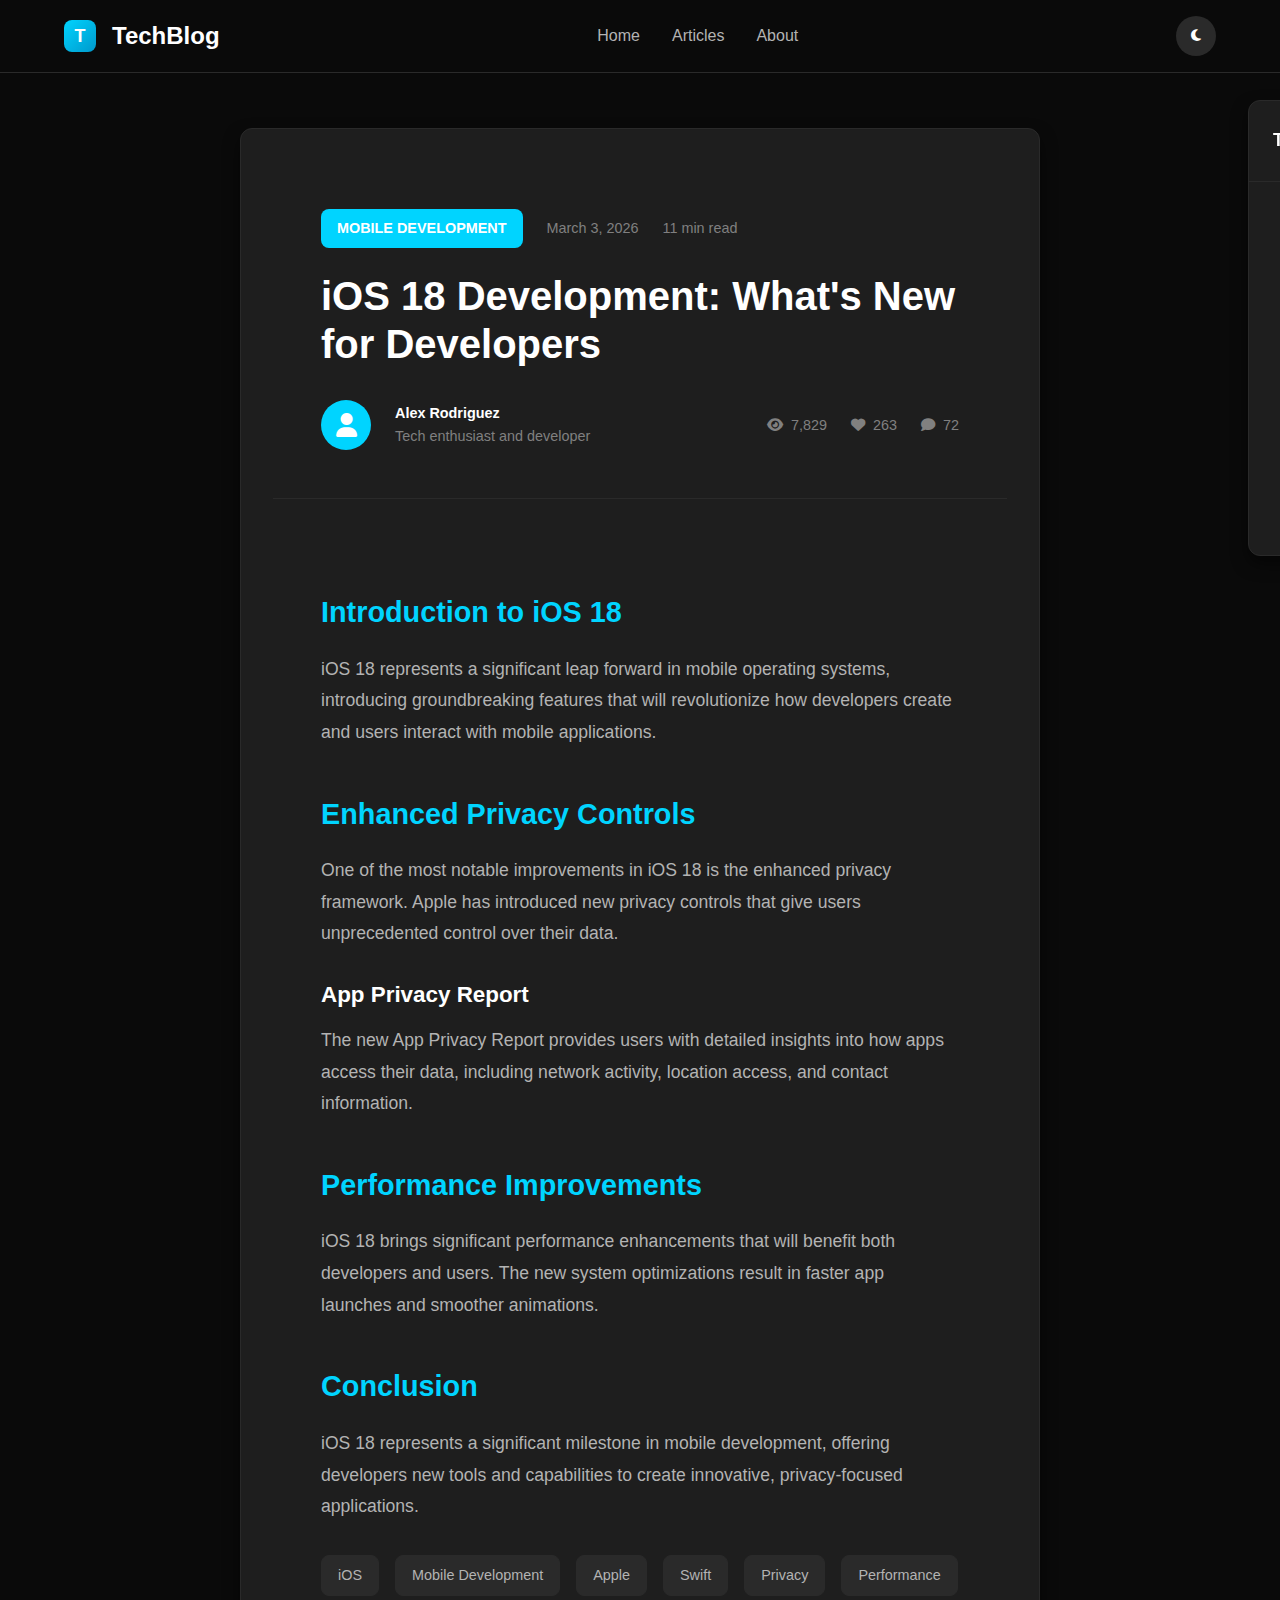
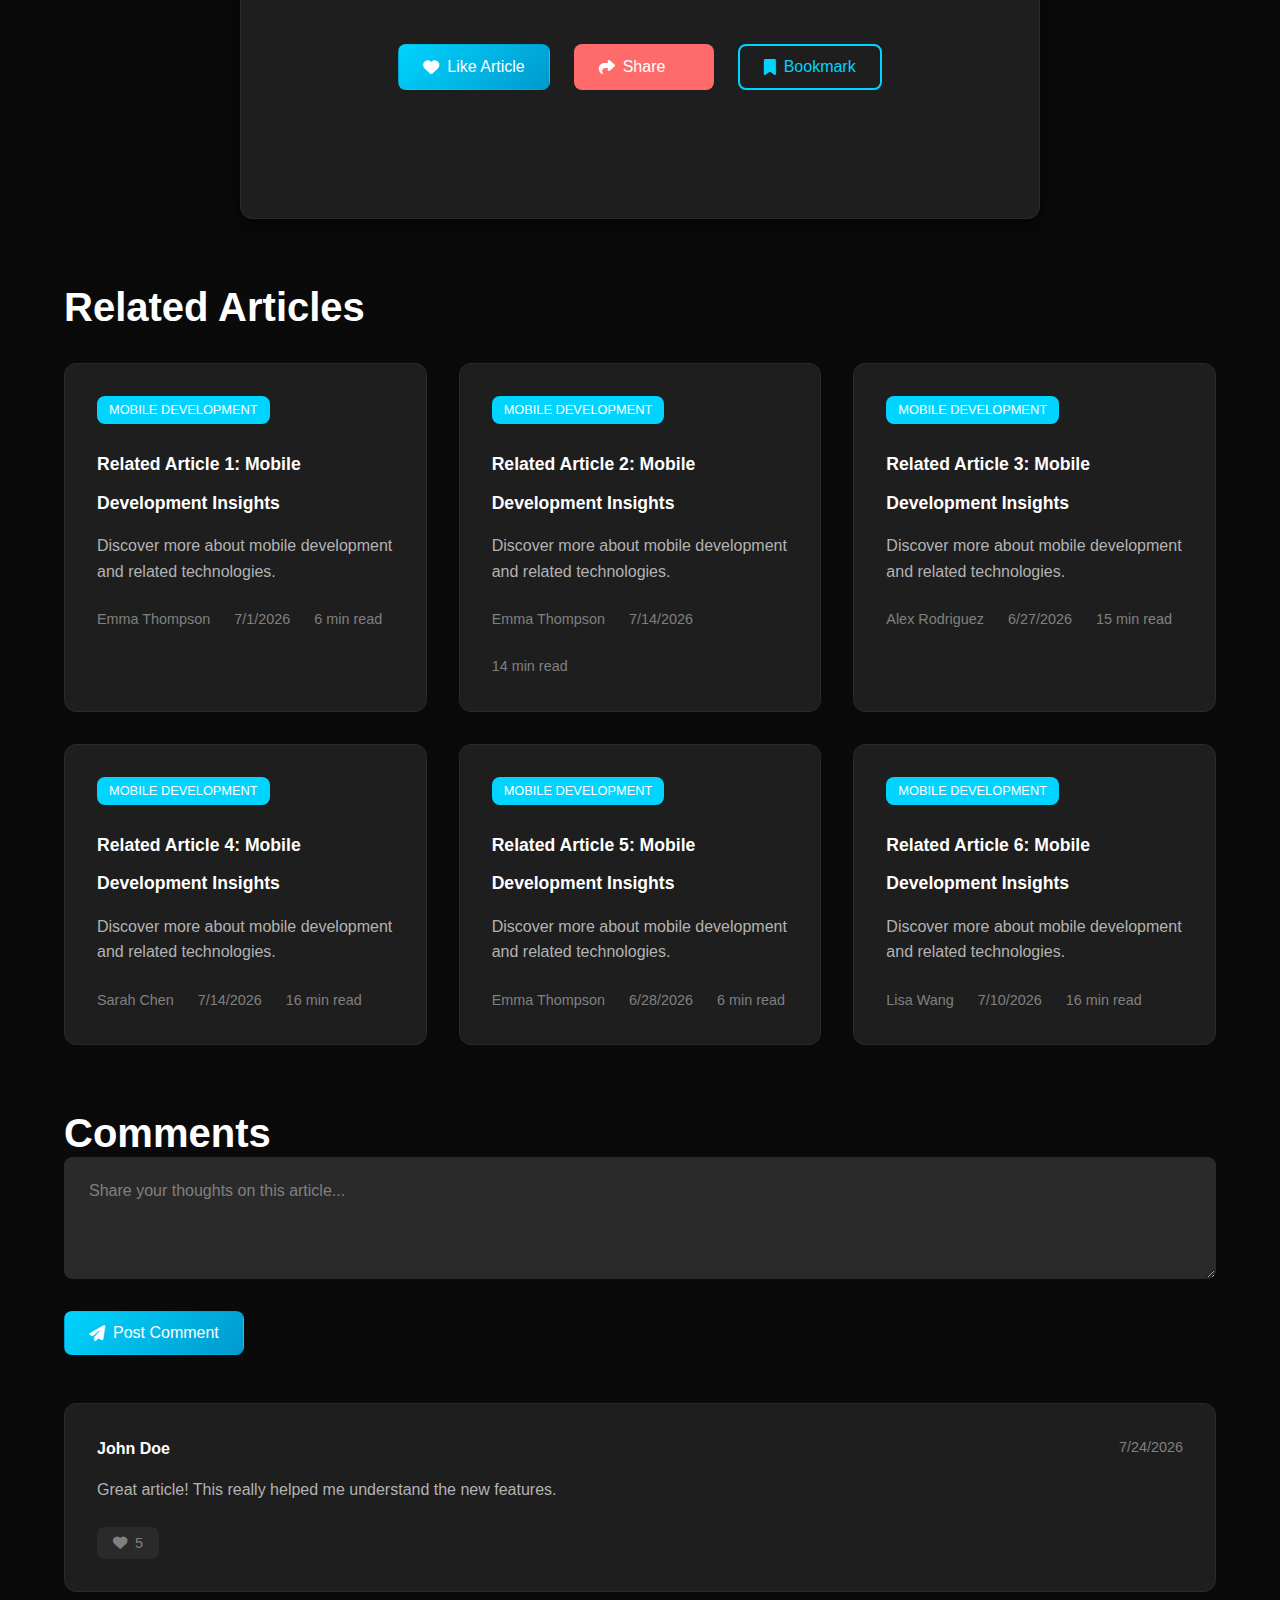
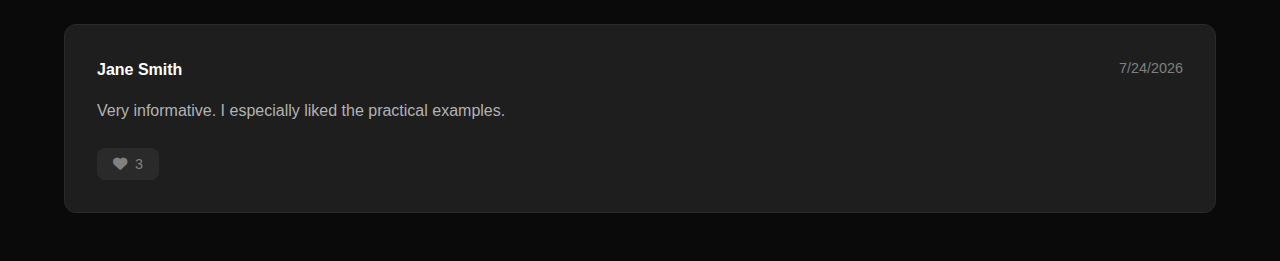
<file: article-page.html>
<!DOCTYPE html>
<html lang="en">
<head>
    <meta charset="UTF-8">
    <meta name="viewport" content="width=device-width, initial-scale=1.0">
    <title>TechBlog - Article Reader</title>
    <meta name="description" content="TechBlog – Your ultimate destination for tech articles">
    <link rel="stylesheet" href="style.css">
    <link rel="stylesheet" href="article-styles.css">
    <link href="https://cdnjs.cloudflare.com/ajax/libs/font-awesome/6.4.0/css/all.min.css" rel="stylesheet">
    <link href="https://fonts.googleapis.com/css2?family=Inter:wght@300;400;500;600;700;800&display=swap">
    <link rel="icon" type="image/svg+xml" href="favicon.svg">
</head>
<body>
    <!-- Header -->
    <header class="header">
        <nav class="navbar">
            <div class="nav-container">
                <div class="nav-logo">
                    <a href="index.html">
                        <img src="logo-icon.svg" alt="TechBlog Logo" class="logo-icon">
                        <span>TechBlog</span>
                    </a>
                </div>
                
                <ul class="nav-menu">
                    <li><a href="index.html" class="nav-link">Home</a></li>
                    <li><a href="index.html#articles" class="nav-link">Articles</a></li>
                    <li><a href="index.html#about" class="nav-link">About</a></li>
                </ul>
                
                <div class="nav-actions">
                    <button class="theme-toggle" id="themeToggle" aria-label="Toggle Theme">
                        <i class="fas fa-moon"></i>
                    </button>
                    <button class="menu-toggle" id="menuToggle" aria-label="Toggle Menu">
                        <i class="fas fa-bars"></i>
                    </button>
                </div>
            </div>
        </nav>
    </header>

    <!-- Article Content -->
    <main class="article-main">
        <div class="container">
            <!-- Article Header -->
            <article class="article-content" id="articleContent">
                <div class="article-header">
                    <div class="article-meta">
                        <span class="article-category" id="articleCategory">Technology</span>
                        <span class="article-date" id="articleDate">January 1, 2025</span>
                        <span class="article-read-time" id="articleReadTime">5 min read</span>
                    </div>
                    <h1 class="article-title" id="articleTitle">Loading Article...</h1>
                    <div class="article-author">
                        <div class="author-info">
                            <div class="author-avatar">
                                <i class="fas fa-user"></i>
                            </div>
                            <div class="author-details">
                                <span class="author-name" id="articleAuthor">Author Name</span>
                                <span class="author-bio">Tech enthusiast and developer</span>
                            </div>
                        </div>
                        <div class="article-stats">
                            <span class="stat-item">
                                <i class="fas fa-eye"></i>
                                <span id="articleViews">0</span>
                            </span>
                            <span class="stat-item">
                                <i class="fas fa-heart"></i>
                                <span id="articleLikes">0</span>
                            </span>
                            <span class="stat-item">
                                <i class="fas fa-comment"></i>
                                <span id="articleComments">0</span>
                            </span>
                        </div>
                    </div>
                </div>

                <!-- Article Body -->
                <div class="article-body">
                    <div class="article-content-text" id="articleContentText">
                        <div class="loading-placeholder">
                            <div class="placeholder-line"></div>
                            <div class="placeholder-line"></div>
                            <div class="placeholder-line"></div>
                            <div class="placeholder-line"></div>
                            <div class="placeholder-line"></div>
                        </div>
                    </div>

                    <!-- Article Tags -->
                    <div class="article-tags" id="articleTags">
                        <!-- Tags will be populated here -->
                    </div>

                    <!-- Article Actions -->
                    <div class="article-actions">
                        <button class="btn btn-primary" id="likeBtn">
                            <i class="fas fa-heart"></i>
                            <span>Like Article</span>
                        </button>
                        <button class="btn btn-secondary" id="shareBtn">
                            <i class="fas fa-share"></i>
                            <span>Share</span>
                        </button>
                        <button class="btn btn-outline" id="bookmarkBtn">
                            <i class="fas fa-bookmark"></i>
                            <span>Bookmark</span>
                        </button>
                    </div>
                </div>
            </article>

            <!-- Related Articles -->
            <section class="related-articles">
                <h2 class="section-title">Related Articles</h2>
                <div class="related-grid" id="relatedArticles">
                    <!-- Related articles will be populated here -->
                </div>
            </section>

            <!-- Comments Section -->
            <section class="comments-section">
                <h2 class="section-title">Comments</h2>
                <div class="comment-form">
                    <textarea id="commentInput" placeholder="Share your thoughts on this article..." rows="4"></textarea>
                    <button class="btn btn-primary" id="submitComment">
                        <i class="fas fa-paper-plane"></i>
                        <span>Post Comment</span>
                    </button>
                </div>
                <div class="comments-list" id="commentsList">
                    <!-- Comments will be populated here -->
                </div>
            </section>
        </div>
    </main>

    <!-- Table of Contents Sidebar -->
    <aside class="toc-sidebar" id="tocSidebar">
        <div class="toc-header">
            <h3>Table of Contents</h3>
            <button class="toc-close" id="tocClose">
                <i class="fas fa-times"></i>
            </button>
        </div>
        <nav class="toc-nav" id="tocNav">
            <!-- Table of contents will be generated here -->
        </nav>
    </aside>

    <!-- Progress Bar -->
    <div class="reading-progress" id="readingProgress"></div>

    <!-- Back to Top Button -->
    <button class="back-to-top" id="backToTop" aria-label="Back to Top">
        <i class="fas fa-arrow-up"></i>
    </button>

    <!-- Loading Overlay -->
    <div class="loading-overlay active" id="loadingOverlay">
        <div class="loading-content">
            <div class="loading-spinner"></div>
            <p class="loading-text">Loading article...</p>
        </div>
    </div>

    <script src="articles-data.js"></script>
    <script src="article_page.js"></script>
</body>
</html>
</file>
<file: article-styles.css>
/* Article Page Specific Styles */
.article-main {
    margin-top: 80px;
    padding: var(--spacing-xl) 0;
    min-height: calc(100vh - 80px);
}

.article-content {
    max-width: 800px;
    margin: 0 auto;
    background: var(--bg-card);
    border-radius: var(--radius-lg);
    overflow: hidden;
    box-shadow: var(--shadow-lg);
    border: 1px solid var(--bg-tertiary);
}

.article-header {
    padding: var(--spacing-xl);
    border-bottom: 1px solid var(--bg-tertiary);
}

.article-meta {
    display: flex;
    gap: var(--spacing-md);
    margin-bottom: var(--spacing-md);
    flex-wrap: wrap;
    align-items: center;
}

.article-category {
    background: var(--accent-primary);
    color: white;
    padding: 0.5rem 1rem;
    border-radius: var(--radius-md);
    font-size: 0.9rem;
    font-weight: 600;
    text-transform: uppercase;
}

.article-date,
.article-read-time {
    color: var(--text-muted);
    font-size: 0.9rem;
    display: flex;
    align-items: center;
    gap: 0.25rem;
}

.article-title {
    font-size: 2.5rem;
    font-weight: 800;
    margin-bottom: var(--spacing-lg);
    color: var(--text-primary);
    line-height: 1.2;
}

.article-author {
    display: flex;
    align-items: center;
    justify-content: space-between;
    flex-wrap: wrap;
    gap: var(--spacing-md);
}

.author-info {
    display: flex;
    align-items: center;
    gap: var(--spacing-md);
}

.author-avatar {
    width: 50px;
    height: 50px;
    background: var(--accent-primary);
    border-radius: 50%;
    display: flex;
    align-items: center;
    justify-content: center;
    color: white;
    font-size: 1.5rem;
}

.author-details {
    display: flex;
    flex-direction: column;
}

.author-name {
    font-weight: 600;
    color: var(--text-primary);
}

.author-bio {
    color: var(--text-muted);
    font-size: 0.9rem;
}

.article-stats {
    display: flex;
    gap: var(--spacing-md);
    color: var(--text-muted);
    font-size: 0.9rem;
}

.stat-item {
    display: flex;
    align-items: center;
    gap: 0.5rem;
}

.article-body {
    padding: var(--spacing-xl);
}

.article-content-text {
    line-height: 1.8;
    color: var(--text-secondary);
    font-size: 1.1rem;
}

.article-content-text h2 {
    color: var(--accent-primary);
    margin: var(--spacing-xl) 0 var(--spacing-md);
    font-size: 1.8rem;
}

.article-content-text h3 {
    color: var(--text-primary);
    margin: var(--spacing-lg) 0 var(--spacing-sm);
    font-size: 1.4rem;
}

.article-content-text p {
    margin-bottom: var(--spacing-md);
}

.article-tags {
    display: flex;
    gap: var(--spacing-sm);
    margin: var(--spacing-lg) 0;
    flex-wrap: wrap;
}

.tag {
    background: var(--bg-tertiary);
    color: var(--text-secondary);
    padding: 0.5rem 1rem;
    border-radius: var(--radius-md);
    font-size: 0.9rem;
    border: 1px solid var(--bg-tertiary);
    transition: all var(--transition-normal);
}

.tag:hover {
    background: var(--accent-primary);
    color: white;
    border-color: var(--accent-primary);
}

.article-actions {
    display: flex;
    gap: var(--spacing-md);
    margin: var(--spacing-xl) 0;
    flex-wrap: wrap;
    justify-content: center;
}

.article-actions .btn {
    min-width: 140px;
}

.btn.liked {
    background: var(--accent-secondary);
    color: white;
}

.btn.bookmarked {
    background: var(--accent-success);
    color: white;
}

/* Related Articles */
.related-articles {
    margin-top: var(--spacing-2xl);
}

.related-grid {
    display: grid;
    grid-template-columns: repeat(auto-fit, minmax(300px, 1fr));
    gap: var(--spacing-lg);
    margin-top: var(--spacing-lg);
}

.related-article-card {
    background: var(--bg-card);
    border-radius: var(--radius-lg);
    padding: var(--spacing-lg);
    border: 1px solid var(--bg-tertiary);
    transition: all var(--transition-normal);
}

.related-article-card:hover {
    transform: translateY(-4px);
    box-shadow: var(--shadow-lg);
    border-color: var(--accent-primary);
}

.related-article-category {
    background: var(--accent-primary);
    color: white;
    padding: 0.25rem 0.75rem;
    border-radius: var(--radius-md);
    font-size: 0.8rem;
    font-weight: 500;
    text-transform: uppercase;
    display: inline-block;
    margin-bottom: var(--spacing-sm);
}

.related-article-title {
    margin-bottom: var(--spacing-sm);
}

.related-article-title a {
    color: var(--text-primary);
    text-decoration: none;
    font-size: 1.1rem;
    font-weight: 600;
    line-height: 1.4;
}

.related-article-title a:hover {
    color: var(--accent-primary);
}

.related-article-excerpt {
    color: var(--text-secondary);
    margin-bottom: var(--spacing-md);
    line-height: 1.6;
}

.related-article-meta {
    display: flex;
    gap: var(--spacing-md);
    color: var(--text-muted);
    font-size: 0.9rem;
    flex-wrap: wrap;
}

/* Comments Section */
.comments-section {
    margin-top: var(--spacing-2xl);
}

.comment-form {
    margin-bottom: var(--spacing-xl);
}

.comment-form textarea {
    width: 100%;
    padding: var(--spacing-md);
    background: var(--bg-tertiary);
    border: 1px solid var(--bg-tertiary);
    border-radius: var(--radius-md);
    color: var(--text-primary);
    font-size: 1rem;
    font-family: inherit;
    resize: vertical;
    min-height: 100px;
    margin-bottom: var(--spacing-md);
}

.comment-form textarea:focus {
    outline: none;
    border-color: var(--accent-primary);
    box-shadow: 0 0 0 2px rgba(0, 212, 255, 0.2);
}

.comment-form textarea::placeholder {
    color: var(--text-muted);
}

.comments-list {
    display: flex;
    flex-direction: column;
    gap: var(--spacing-lg);
}

.comment-item {
    background: var(--bg-card);
    border-radius: var(--radius-lg);
    padding: var(--spacing-lg);
    border: 1px solid var(--bg-tertiary);
}

.comment-header {
    display: flex;
    justify-content: space-between;
    margin-bottom: var(--spacing-sm);
    flex-wrap: wrap;
    gap: var(--spacing-sm);
}

.comment-author {
    font-weight: 600;
    color: var(--text-primary);
}

.comment-date {
    color: var(--text-muted);
    font-size: 0.9rem;
}

.comment-content {
    color: var(--text-secondary);
    line-height: 1.6;
    margin-bottom: var(--spacing-md);
}

.comment-actions {
    display: flex;
    gap: var(--spacing-sm);
}

.comment-like {
    background: var(--bg-tertiary);
    border: none;
    color: var(--text-muted);
    padding: 0.5rem 1rem;
    border-radius: var(--radius-md);
    cursor: pointer;
    transition: all var(--transition-normal);
    display: flex;
    align-items: center;
    gap: 0.5rem;
    font-size: 0.9rem;
}

.comment-like:hover {
    background: var(--accent-secondary);
    color: white;
}

/* Table of Contents */
.toc-sidebar {
    position: fixed;
    top: 100px;
    right: var(--spacing-lg);
    width: 300px;
    background: var(--bg-card);
    border-radius: var(--radius-lg);
    border: 1px solid var(--bg-tertiary);
    box-shadow: var(--shadow-lg);
    z-index: 100;
    transform: translateX(100%);
    transition: transform var(--transition-normal);
    max-height: calc(100vh - 120px);
    overflow-y: auto;
}

.toc-sidebar.active {
    transform: translateX(0);
}

.toc-header {
    display: flex;
    align-items: center;
    justify-content: space-between;
    padding: var(--spacing-md);
    border-bottom: 1px solid var(--bg-tertiary);
}

.toc-header h3 {
    margin: 0;
    color: var(--text-primary);
    font-size: 1.1rem;
}

.toc-close {
    background: var(--bg-tertiary);
    border: none;
    color: var(--text-primary);
    width: 32px;
    height: 32px;
    border-radius: 50%;
    cursor: pointer;
    transition: all var(--transition-normal);
}

.toc-close:hover {
    background: var(--accent-secondary);
    color: white;
}

.toc-nav {
    padding: var(--spacing-md);
}

.toc-item {
    display: block;
    padding: var(--spacing-sm);
    color: var(--text-secondary);
    text-decoration: none;
    border-radius: var(--radius-md);
    transition: all var(--transition-normal);
    margin-bottom: var(--spacing-xs);
}

.toc-item:hover {
    background: var(--bg-tertiary);
    color: var(--text-primary);
}

.toc-item.active {
    background: var(--accent-primary);
    color: white;
}

.toc-h3 {
    padding-left: var(--spacing-md);
    font-size: 0.9rem;
}

/* Reading Progress */
.reading-progress {
    position: fixed;
    top: 80px;
    left: 0;
    width: 0%;
    height: 3px;
    background: var(--gradient-primary);
    z-index: 999;
    transition: width 0.1s ease;
}

/* Loading Placeholder */
.loading-placeholder {
    display: flex;
    flex-direction: column;
    gap: var(--spacing-md);
}

.placeholder-line {
    height: 20px;
    background: var(--bg-tertiary);
    border-radius: var(--radius-md);
    animation: pulse 1.5s ease-in-out infinite;
}

.placeholder-line:nth-child(1) { width: 100%; }
.placeholder-line:nth-child(2) { width: 90%; }
.placeholder-line:nth-child(3) { width: 95%; }
.placeholder-line:nth-child(4) { width: 85%; }
.placeholder-line:nth-child(5) { width: 70%; }

@keyframes pulse {
    0%, 100% { opacity: 0.6; }
    50% { opacity: 0.3; }
}

/* Notifications */
.notification {
    position: fixed;
    bottom: var(--spacing-lg);
    left: 50%;
    transform: translateX(-50%) translateY(100px);
    background: var(--bg-card);
    color: var(--text-primary);
    padding: var(--spacing-md) var(--spacing-lg);
    border-radius: var(--radius-md);
    box-shadow: var(--shadow-md);
    opacity: 0;
    visibility: hidden;
    transition: all 0.3s ease-out;
    z-index: 4000;
    border: 1px solid var(--bg-tertiary);
}

.notification.show {
    opacity: 1;
    visibility: visible;
    transform: translateX(-50%) translateY(0);
}

.notification-success {
    background: var(--accent-success);
    color: white;
    border-color: var(--accent-success);
}

.notification-error {
    background: var(--accent-secondary);
    color: white;
    border-color: var(--accent-secondary);
}

/* Responsive Design for Article Page */
@media (max-width: 1024px) {
    .toc-sidebar {
        display: none;
    }
    
    .article-title {
        font-size: 2rem;
    }
}

@media (max-width: 768px) {
    .article-header {
        padding: var(--spacing-lg);
    }
    
    .article-title {
        font-size: 1.8rem;
    }
    
    .article-author {
        flex-direction: column;
        align-items: flex-start;
        gap: var(--spacing-md);
    }
    
    .article-actions {
        flex-direction: column;
        align-items: center;
    }
    
    .related-grid {
        grid-template-columns: 1fr;
    }
}

@media (max-width: 480px) {
    .article-header {
        padding: var(--spacing-md);
    }
    
    .article-title {
        font-size: 1.5rem;
    }
    
    .article-meta {
        flex-direction: column;
        align-items: flex-start;
    }
}
</file>
<file: style.css>
/* Reset and Base Styles */
* {
    margin: 0;
    padding: 0;
    box-sizing: border-box;
}

html {
    scroll-behavior: smooth;
}

body {
    font-family: 'Inter', -apple-system, BlinkMacSystemFont, 'Segoe UI', Roboto, sans-serif;
    line-height: 1.6;
    overflow-x: hidden;
    transition: background-color 0.3s ease, color 0.3s ease;
}

/* Theme Variables */
:root {
    --bg-primary: #0a0a0a;
    --bg-secondary: #1a1a1a;
    --bg-tertiary: #2a2a2a;
    --bg-card: #1e1e1e;
    --bg-overlay: rgba(0, 0, 0, 0.7);
    --text-primary: #ffffff;
    --text-secondary: #b3b3b3;
    --text-muted: #808080;
    --accent-primary: #00d4ff;
    --accent-secondary: #ff6b6b;
    --accent-success: #51cf66;
    --gradient-primary: linear-gradient(135deg, #00d4ff 0%, #0099cc 100%);
    --shadow-md: 0 4px 8px rgba(0, 0, 0, 0.4);
    --shadow-lg: 0 8px 16px rgba(0, 0, 0, 0.5);
    --shadow-xl: 0 12px 24px rgba(0, 0, 0, 0.6);
    --radius-md: 8px;
    --radius-lg: 12px;
    --transition-normal: 0.3s ease;
    --spacing-xs: 0.5rem;
    --spacing-sm: 1rem;
    --spacing-md: 1.5rem;
    --spacing-lg: 2rem;
    --spacing-xl: 3rem;
    --spacing-2xl: 4rem;
}

/* Light Theme */
body.light-theme {
    --bg-primary: #ffffff;
    --bg-secondary: #f8f9fa;
    --bg-tertiary: #e9ecef;
    --bg-card: #ffffff;
    --bg-overlay: rgba(255, 255, 255, 0.7);
    --text-primary: #212529;
    --text-secondary: #6c757d;
    --text-muted: #adb5bd;
    --accent-primary: #007bff;
    --accent-secondary: #dc3545;
    --accent-success: #28a745;
    --gradient-primary: linear-gradient(135deg, #007bff 0%, #0056b3 100%);
    --shadow-md: 0 4px 8px rgba(0, 0, 0, 0.15);
    --shadow-lg: 0 8px 16px rgba(0, 0, 0, 0.2);
    --shadow-xl: 0 12px 24px rgba(0, 0, 0, 0.25);
}

body {
    background-color: var(--bg-primary);
    color: var(--text-primary);
}

.container {
    max-width: 1200px;
    margin: 0 auto;
    padding: 0 var(--spacing-md);
}

/* Typography */
h1, h2, h3 {
    font-weight: 700;
    line-height: 1.2;
    margin-bottom: var(--spacing-sm);
}
h1 { font-size: 3rem; }
h2 { font-size: 2.5rem; }
h3 { font-size: 2rem; }
p {
    margin-bottom: var(--spacing-sm);
    color: var(--text-secondary);
}

/* Buttons */
.btn {
    display: inline-flex;
    align-items: center;
    gap: var(--spacing-xs);
    padding: 0.75rem 1.5rem;
    border: none;
    border-radius: var(--radius-md);
    font-size: 1rem;
    font-weight: 500;
    text-decoration: none;
    cursor: pointer;
    transition: all var(--transition-normal);
    background: var(--bg-tertiary);
    color: var(--text-primary);
    border: 1px solid transparent;
}

.btn:hover {
    transform: translateY(-2px);
    box-shadow: var(--shadow-lg);
}

.btn-primary {
    background: var(--gradient-primary);
    color: white;
}

.btn-primary:hover {
    background: linear-gradient(135deg, #0099cc 0%, #007a99 100%);
}

.btn-secondary {
    background: var(--accent-secondary);
    color: white;
}

.btn-secondary:hover {
    background: #e5554e;
}

.btn-outline {
    background: transparent;
    border: 2px solid var(--accent-primary);
    color: var(--accent-primary);
}

.btn-outline:hover {
    background: var(--accent-primary);
    color: white;
}

.btn-load-more {
    background: var(--bg-card);
    color: var(--text-primary);
    border: 2px solid var(--accent-primary);
    margin: var(--spacing-lg) auto;
    display: block;
}

.btn-load-more:hover {
    background: var(--accent-primary);
    color: white;
}

/* Neon Button Styles */
.neon-btn {
    position: relative;
    background: transparent;
    border: 2px solid var(--accent-primary);
    color: var(--accent-primary);
    overflow: hidden;
    transition: all 0.3s ease;
    box-shadow: 0 0 10px var(--accent-primary), 0 0 20px var(--accent-primary), 0 0 30px var(--accent-primary);
    animation: neon-pulse 2s infinite;
}

.neon-btn::before {
    content: '';
    position: absolute;
    top: 0;
    left: -100%;
    width: 100%;
    height: 100%;
    background: linear-gradient(90deg, transparent, rgba(255, 255, 255, 0.2), transparent);
    transition: left 0.5s ease;
}

.neon-btn:hover::before {
    left: 100%;
}

.neon-btn:hover {
    background: var(--accent-primary);
    color: white;
    box-shadow: 0 0 20px var(--accent-primary), 0 0 40px var(--accent-primary), 0 0 60px var(--accent-primary);
    transform: translateY(-2px);
}

.neon-btn:active {
    transform: translateY(0);
}

@keyframes neon-pulse {
    0%, 100% {
        box-shadow: 0 0 10px var(--accent-primary), 0 0 20px var(--accent-primary), 0 0 30px var(--accent-primary);
    }
    50% {
        box-shadow: 0 0 15px var(--accent-primary), 0 0 30px var(--accent-primary), 0 0 45px var(--accent-primary);
    }
}

/* Dark mode specific neon effects */
[data-theme="dark"] .neon-btn {
    box-shadow: 0 0 15px var(--accent-primary), 0 0 30px var(--accent-primary), 0 0 45px var(--accent-primary);
}

[data-theme="dark"] .neon-btn:hover {
    box-shadow: 0 0 25px var(--accent-primary), 0 0 50px var(--accent-primary), 0 0 75px var(--accent-primary);
}

/* Light mode specific neon effects */
[data-theme="light"] .neon-btn {
    box-shadow: 0 0 8px var(--accent-primary), 0 0 16px var(--accent-primary), 0 0 24px var(--accent-primary);
}

[data-theme="light"] .neon-btn:hover {
    box-shadow: 0 0 16px var(--accent-primary), 0 0 32px var(--accent-primary), 0 0 48px var(--accent-primary);
}

/* Header and Navigation */
.header {
    position: fixed;
    top: 0;
    left: 0;
    right: 0;
    background: var(--bg-primary);
    backdrop-filter: blur(20px);
    border-bottom: 1px solid var(--bg-tertiary);
    z-index: 1000;
    transition: all var(--transition-normal);
}

.navbar {
    padding: var(--spacing-sm) 0;
}

.nav-container {
    display: flex;
    align-items: center;
    justify-content: space-between;
    max-width: 1200px;
    margin: 0 auto;
    padding: 0 var(--spacing-md);
}

.nav-logo {
    display: flex;
    align-items: center;
    gap: var(--spacing-sm);
    font-size: 1.5rem;
    font-weight: 700;
    color: var(--text-primary);
    text-decoration: none;
}

.nav-logo a {
    display: flex;
    align-items: center;
    gap: var(--spacing-sm);
    color: inherit;
    text-decoration: none;
}

.logo-icon {
    width: 32px;
    height: 32px;
}

.portfolio-link {
    margin-left: var(--spacing-sm);
    font-size: 0.8rem;
    font-weight: 400;
}

.portfolio-link a {
    color: var(--text-muted);
    text-decoration: none;
    display: flex;
    align-items: center;
    gap: 0.25rem;
}

.portfolio-link a:hover {
    color: var(--accent-primary);
}

.nav-menu {
    display: flex;
    list-style: none;
    gap: var(--spacing-lg);
}

.nav-link {
    color: var(--text-secondary);
    text-decoration: none;
    font-weight: 500;
    transition: color var(--transition-normal);
    position: relative;
}

.nav-link:hover,
.nav-link.active {
    color: var(--accent-primary);
}

.nav-link.active::after {
    content: '';
    position: absolute;
    bottom: -8px;
    left: 0;
    right: 0;
    height: 2px;
    background: var(--accent-primary);
    border-radius: 1px;
}

.nav-actions {
    display: flex;
    align-items: center;
    gap: var(--spacing-sm);
}

.search-btn,
.theme-toggle,
.menu-toggle {
    background: var(--bg-tertiary);
    border: none;
    color: var(--text-primary);
    width: 40px;
    height: 40px;
    border-radius: 50%;
    cursor: pointer;
    transition: all var(--transition-normal);
    display: flex;
    align-items: center;
    justify-content: center;
}

.search-btn:hover,
.theme-toggle:hover,
.menu-toggle:hover {
    background: var(--accent-primary);
    transform: scale(1.1);
}

.menu-toggle {
    display: none;
}

/* Search Overlay */
.search-overlay {
    position: fixed;
    top: 0;
    left: 0;
    right: 0;
    bottom: 0;
    background: var(--bg-overlay);
    backdrop-filter: blur(20px);
    z-index: 2000;
    opacity: 0;
    visibility: hidden;
    transition: all var(--transition-normal);
    display: flex;
    align-items: center;
    justify-content: center;
}

.search-overlay.active {
    opacity: 1;
    visibility: visible;
}

.search-content {
    background: var(--bg-secondary);
    border-radius: var(--radius-lg);
    padding: var(--spacing-xl);
    max-width: 600px;
    width: 90%;
    box-shadow: var(--shadow-xl);
    transform: scale(0.95);
    transition: transform var(--transition-normal);
}

.search-overlay.active .search-content {
    transform: scale(1);
}

.search-header {
    display: flex;
    align-items: center;
    justify-content: space-between;
    margin-bottom: var(--spacing-lg);
}

.search-header h3 {
    margin: 0;
    color: var(--text-primary);
}

.close-search {
    background: var(--bg-tertiary);
    border: none;
    color: var(--text-primary);
    width: 32px;
    height: 32px;
    border-radius: 50%;
    cursor: pointer;
    transition: all var(--transition-normal);
}

.close-search:hover {
    background: var(--accent-secondary);
    transform: scale(1.1);
}

.search-input-wrapper {
    position: relative;
    margin-bottom: var(--spacing-lg);
}

.search-input-wrapper i {
    position: absolute;
    left: var(--spacing-md);
    top: 50%;
    transform: translateY(-50%);
    color: var(--text-muted);
}

#searchInput {
    width: 100%;
    padding: var(--spacing-md) var(--spacing-md) var(--spacing-md) 3rem;
    background: var(--bg-tertiary);
    border: none;
    border-radius: var(--radius-md);
    color: var(--text-primary);
    font-size: 1rem;
}

#searchInput::placeholder {
    color: var(--text-muted);
}

#searchInput:focus {
    outline: none;
    box-shadow: 0 0 0 2px var(--accent-primary);
}

.search-results {
    max-height: 400px;
    overflow-y: auto;
}

/* Main Content */
.main-content {
    margin-top: 80px;
    min-height: calc(100vh - 80px);
}

/* Hero Section */
.hero-section {
    background: linear-gradient(135deg, var(--bg-primary) 0%, var(--bg-secondary) 100%);
    padding: var(--spacing-2xl) 0;
    text-align: center;
    position: relative;
    overflow: hidden;
}

.hero-section::before {
    content: '';
    position: absolute;
    top: 0;
    left: 0;
    right: 0;
    bottom: 0;
    background: url('data:image/svg+xml,<svg xmlns="http://www.w3.org/2000/svg" viewBox="0 0 100 100"><defs><pattern id="grid" width="10" height="10" patternUnits="userSpaceOnUse"><path d="M 10 0 L 0 0 0 10" fill="none" stroke="%2300d4ff" stroke-width="0.5" opacity="0.1"/></pattern></defs><rect width="100" height="100" fill="url(%23grid)"/></svg>');
    opacity: 0.3;
}

.hero-title {
    font-size: 4rem;
    font-weight: 800;
    margin-bottom: var(--spacing-md);
    color: var(--text-primary);
    position: relative;
    z-index: 1;
}

.gradient-text {
    background: var(--gradient-primary);
    -webkit-background-clip: text;
    -webkit-text-fill-color: transparent;
    background-clip: text;
}

.hero-subtitle {
    font-size: 1.25rem;
    color: var(--text-secondary);
    margin-bottom: var(--spacing-xl);
    max-width: 600px;
    margin-left: auto;
    margin-right: auto;
    position: relative;
    z-index: 1;
}

.hero-actions {
    display: flex;
    gap: var(--spacing-md);
    justify-content: center;
    flex-wrap: wrap;
    position: relative;
    z-index: 1;
}

/* Category Section */
.category-section {
    background: var(--bg-secondary);
    padding: var(--spacing-lg) 0;
    border-bottom: 1px solid var(--bg-tertiary);
}

.category-filters {
    display: flex;
    gap: var(--spacing-sm);
    justify-content: center;
    flex-wrap: wrap;
}

.category-btn {
    background: var(--bg-card);
    border: 1px solid var(--bg-tertiary);
    color: var(--text-secondary);
    padding: 0.5rem 1rem;
    border-radius: var(--radius-md);
    cursor: pointer;
    transition: all var(--transition-normal);
    display: flex;
    align-items: center;
    gap: 0.5rem;
    font-size: 0.9rem;
}

.category-btn:hover,
.category-btn.active {
    background: var(--accent-primary);
    color: white;
    border-color: var(--accent-primary);
    transform: translateY(-2px);
}

/* Articles Section */
.articles-section {
    padding: var(--spacing-2xl) 0;
}

.section-header {
    display: flex;
    align-items: center;
    justify-content: space-between;
    margin-bottom: var(--spacing-xl);
    flex-wrap: wrap;
    gap: var(--spacing-md);
}

.section-title {
    color: var(--text-primary);
    margin: 0;
}

.section-actions {
    display: flex;
    gap: var(--spacing-xs);
}

.view-toggle {
    background: var(--bg-card);
    border: 1px solid var(--bg-tertiary);
    color: var(--text-secondary);
    width: 40px;
    height: 40px;
    border-radius: var(--radius-md);
    cursor: pointer;
    transition: all var(--transition-normal);
    display: flex;
    align-items: center;
    justify-content: center;
}

.view-toggle:hover,
.view-toggle.active {
    background: var(--accent-primary);
    color: white;
    border-color: var(--accent-primary);
}

/* Articles Grid */
.articles-grid {
    display: grid;
    grid-template-columns: repeat(auto-fill, minmax(350px, 1fr));
    gap: var(--spacing-lg);
    margin-bottom: var(--spacing-xl);
}

.articles-grid.list-view {
    grid-template-columns: 1fr;
}

.article-card {
    background: var(--bg-card);
    border-radius: var(--radius-lg);
    overflow: hidden;
    transition: all var(--transition-normal);
    border: 1px solid var(--bg-tertiary);
    cursor: pointer;
}

.article-card:hover {
    transform: translateY(-8px);
    box-shadow: var(--shadow-xl);
    border-color: var(--accent-primary);
}

.article-image {
    width: 100%;
    height: 200px;
    background: linear-gradient(135deg, var(--accent-primary) 0%, var(--accent-secondary) 100%);
    display: flex;
    align-items: center;
    justify-content: center;
    color: white;
    font-size: 3rem;
    opacity: 0.8;
}

.article-content {
    padding: var(--spacing-lg);
}

.article-meta {
    display: flex;
    gap: var(--spacing-sm);
    margin-bottom: var(--spacing-sm);
    flex-wrap: wrap;
}

.article-category {
    background: var(--accent-primary);
    color: white;
    padding: 0.25rem 0.75rem;
    border-radius: var(--radius-md);
    font-size: 0.8rem;
    font-weight: 500;
    text-transform: uppercase;
}

.article-date,
.article-read-time {
    color: var(--text-muted);
    font-size: 0.9rem;
}

.article-title {
    font-size: 1.25rem;
    font-weight: 700;
    margin-bottom: var(--spacing-sm);
    color: var(--text-primary);
    line-height: 1.4;
}

.article-excerpt {
    color: var(--text-secondary);
    margin-bottom: var(--spacing-md);
    line-height: 1.6;
}

.article-footer {
    display: flex;
    align-items: center;
    justify-content: space-between;
    padding-top: var(--spacing-md);
    border-top: 1px solid var(--bg-tertiary);
}

.article-author {
    color: var(--text-muted);
    font-size: 0.9rem;
}

.article-stats {
    display: flex;
    gap: var(--spacing-sm);
    color: var(--text-muted);
    font-size: 0.9rem;
}

.stat-item {
    display: flex;
    align-items: center;
    gap: 0.25rem;
}

/* Newsletter Section */
.newsletter-section {
    background: var(--bg-secondary);
    padding: var(--spacing-2xl) 0;
    border-top: 1px solid var(--bg-tertiary);
}

.newsletter-content {
    text-align: center;
    max-width: 600px;
    margin: 0 auto;
}

.newsletter-text h3 {
    color: var(--text-primary);
    margin-bottom: var(--spacing-sm);
}

.newsletter-text p {
    color: var(--text-secondary);
    margin-bottom: var(--spacing-lg);
}

.newsletter-form {
    display: flex;
    gap: var(--spacing-sm);
    max-width: 500px;
    margin: 0 auto;
    flex-wrap: wrap;
}

.newsletter-form input {
    flex: 1;
    min-width: 250px;
    padding: var(--spacing-md);
    background: var(--bg-tertiary);
    border: none;
    border-radius: var(--radius-md);
    color: var(--text-primary);
    font-size: 1rem;
}

.newsletter-form input::placeholder {
    color: var(--text-muted);
}

.newsletter-form input:focus {
    outline: none;
    box-shadow: 0 0 0 2px var(--accent-primary);
}

/* Footer */
.footer {
    background: var(--bg-primary);
    padding: var(--spacing-2xl) 0 var(--spacing-lg);
    border-top: 1px solid var(--bg-tertiary);
}

.footer-content {
    margin-bottom: var(--spacing-xl);
}

.footer-bottom {
    text-align: center;
    padding-top: var(--spacing-lg);
    border-top: 1px solid var(--bg-tertiary);
    color: var(--text-muted);
}

.footer-bottom a {
    color: var(--accent-primary);
    text-decoration: none;
}

.footer-bottom a:hover {
    text-decoration: underline;
}

/* Loading Overlay */
.loading-overlay {
    position: fixed;
    top: 0;
    left: 0;
    right: 0;
    bottom: 0;
    background: var(--bg-overlay);
    backdrop-filter: blur(20px);
    z-index: 3000;
    display: flex;
    align-items: center;
    justify-content: center;
    opacity: 0;
    visibility: hidden;
    transition: all var(--transition-normal);
}

.loading-overlay.active {
    opacity: 1;
    visibility: visible;
}

.loading-content {
    text-align: center;
    color: var(--text-primary);
}

.loading-spinner {
    width: 60px;
    height: 60px;
    border: 4px solid var(--bg-tertiary);
    border-top: 4px solid var(--accent-primary);
    border-radius: 50%;
    animation: spin 1s linear infinite;
    margin: 0 auto var(--spacing-md);
}

@keyframes spin {
    0% { transform: rotate(0deg); }
    100% { transform: rotate(360deg); }
}

.loading-text {
    font-size: 1.1rem;
    color: var(--text-secondary);
}

/* Back to Top Button */
.back-to-top {
    position: fixed;
    bottom: var(--spacing-lg);
    right: var(--spacing-lg);
    background: var(--accent-primary);
    color: white;
    width: 50px;
    height: 50px;
    border-radius: 50%;
    border: none;
    cursor: pointer;
    transition: all var(--transition-normal);
    opacity: 0;
    visibility: hidden;
    transform: translateY(20px);
    z-index: 1000;
    display: flex;
    align-items: center;
    justify-content: center;
}

.back-to-top.visible {
    opacity: 1;
    visibility: visible;
    transform: translateY(0);
}

.back-to-top:hover {
    background: var(--accent-secondary);
    transform: translateY(-5px);
}

/* Article Page Specific Styles */
.article-main {
    margin-top: 80px;
    padding: var(--spacing-xl) 0;
    min-height: calc(100vh - 80px);
}

.article-content {
    max-width: 800px;
    margin: 0 auto;
    background: var(--bg-card);
    border-radius: var(--radius-lg);
    overflow: hidden;
    box-shadow: var(--shadow-lg);
    border: 1px solid var(--bg-tertiary);
}

.article-header {
    padding: var(--spacing-xl);
    border-bottom: 1px solid var(--bg-tertiary);
}

.article-meta {
    display: flex;
    gap: var(--spacing-md);
    margin-bottom: var(--spacing-md);
    flex-wrap: wrap;
    align-items: center;
}

.article-category {
    background: var(--accent-primary);
    color: white;
    padding: 0.5rem 1rem;
    border-radius: var(--radius-md);
    font-size: 0.9rem;
    font-weight: 600;
    text-transform: uppercase;
}

.article-date,
.article-read-time {
    color: var(--text-muted);
    font-size: 0.9rem;
    display: flex;
    align-items: center;
    gap: 0.25rem;
}

.article-title {
    font-size: 2.5rem;
    font-weight: 800;
    margin-bottom: var(--spacing-lg);
    color: var(--text-primary);
    line-height: 1.2;
}

.article-author {
    display: flex;
    align-items: center;
    justify-content: space-between;
    flex-wrap: wrap;
    gap: var(--spacing-md);
}

.author-info {
    display: flex;
    align-items: center;
    gap: var(--spacing-md);
}

.author-avatar {
    width: 50px;
    height: 50px;
    background: var(--accent-primary);
    border-radius: 50%;
    display: flex;
    align-items: center;
    justify-content: center;
    color: white;
    font-size: 1.5rem;
}

.author-details {
    display: flex;
    flex-direction: column;
}

.author-name {
    font-weight: 600;
    color: var(--text-primary);
}

.author-bio {
    color: var(--text-muted);
    font-size: 0.9rem;
}

.article-stats {
    display: flex;
    gap: var(--spacing-md);
    color: var(--text-muted);
    font-size: 0.9rem;
}

.stat-item {
    display: flex;
    align-items: center;
    gap: 0.5rem;
}

.article-body {
    padding: var(--spacing-xl);
}

.article-content-text {
    line-height: 1.8;
    color: var(--text-secondary);
    font-size: 1.1rem;
}

.article-content-text h2 {
    color: var(--accent-primary);
    margin: var(--spacing-xl) 0 var(--spacing-md);
    font-size: 1.8rem;
}

.article-content-text h3 {
    color: var(--text-primary);
    margin: var(--spacing-lg) 0 var(--spacing-sm);
    font-size: 1.4rem;
}

.article-content-text p {
    margin-bottom: var(--spacing-md);
}

.article-tags {
    display: flex;
    gap: var(--spacing-sm);
    margin: var(--spacing-lg) 0;
    flex-wrap: wrap;
}

.tag {
    background: var(--bg-tertiary);
    color: var(--text-secondary);
    padding: 0.5rem 1rem;
    border-radius: var(--radius-md);
    font-size: 0.9rem;
    border: 1px solid var(--bg-tertiary);
    transition: all var(--transition-normal);
}

.tag:hover {
    background: var(--accent-primary);
    color: white;
    border-color: var(--accent-primary);
}

.article-actions {
    display: flex;
    gap: var(--spacing-md);
    margin: var(--spacing-xl) 0;
    flex-wrap: wrap;
    justify-content: center;
}

.article-actions .btn {
    min-width: 140px;
}

.btn.liked {
    background: var(--accent-secondary);
    color: white;
}

.btn.bookmarked {
    background: var(--accent-success);
    color: white;
}

/* Related Articles */
.related-articles {
    margin-top: var(--spacing-2xl);
}

.related-grid {
    display: grid;
    grid-template-columns: repeat(auto-fit, minmax(300px, 1fr));
    gap: var(--spacing-lg);
    margin-top: var(--spacing-lg);
}

.related-article-card {
    background: var(--bg-card);
    border-radius: var(--radius-lg);
    padding: var(--spacing-lg);
    border: 1px solid var(--bg-tertiary);
    transition: all var(--transition-normal);
}

.related-article-card:hover {
    transform: translateY(-4px);
    box-shadow: var(--shadow-lg);
    border-color: var(--accent-primary);
}

.related-article-category {
    background: var(--accent-primary);
    color: white;
    padding: 0.25rem 0.75rem;
    border-radius: var(--radius-md);
    font-size: 0.8rem;
    font-weight: 500;
    text-transform: uppercase;
    display: inline-block;
    margin-bottom: var(--spacing-sm);
}

.related-article-title {
    margin-bottom: var(--spacing-sm);
}

.related-article-title a {
    color: var(--text-primary);
    text-decoration: none;
    font-size: 1.1rem;
    font-weight: 600;
    line-height: 1.4;
}

.related-article-title a:hover {
    color: var(--accent-primary);
}

.related-article-excerpt {
    color: var(--text-secondary);
    margin-bottom: var(--spacing-md);
    line-height: 1.6;
}

.related-article-meta {
    display: flex;
    gap: var(--spacing-md);
    color: var(--text-muted);
    font-size: 0.9rem;
    flex-wrap: wrap;
}

/* Comments Section */
.comments-section {
    margin-top: var(--spacing-2xl);
}

.comment-form {
    margin-bottom: var(--spacing-xl);
}

.comment-form textarea {
    width: 100%;
    padding: var(--spacing-md);
    background: var(--bg-tertiary);
    border: 1px solid var(--bg-tertiary);
    border-radius: var(--radius-md);
    color: var(--text-primary);
    font-size: 1rem;
    font-family: inherit;
    resize: vertical;
    min-height: 100px;
    margin-bottom: var(--spacing-md);
}

.comment-form textarea:focus {
    outline: none;
    border-color: var(--accent-primary);
    box-shadow: 0 0 0 2px rgba(0, 212, 255, 0.2);
}

.comment-form textarea::placeholder {
    color: var(--text-muted);
}

.comments-list {
    display: flex;
    flex-direction: column;
    gap: var(--spacing-lg);
}

.comment-item {
    background: var(--bg-card);
    border-radius: var(--radius-lg);
    padding: var(--spacing-lg);
    border: 1px solid var(--bg-tertiary);
}

.comment-header {
    display: flex;
    justify-content: space-between;
    margin-bottom: var(--spacing-sm);
    flex-wrap: wrap;
    gap: var(--spacing-sm);
}

.comment-author {
    font-weight: 600;
    color: var(--text-primary);
}

.comment-date {
    color: var(--text-muted);
    font-size: 0.9rem;
}

.comment-content {
    color: var(--text-secondary);
    line-height: 1.6;
    margin-bottom: var(--spacing-md);
}

.comment-actions {
    display: flex;
    gap: var(--spacing-sm);
}

.comment-like {
    background: var(--bg-tertiary);
    border: none;
    color: var(--text-muted);
    padding: 0.5rem 1rem;
    border-radius: var(--radius-md);
    cursor: pointer;
    transition: all var(--transition-normal);
    display: flex;
    align-items: center;
    gap: 0.5rem;
    font-size: 0.9rem;
}

.comment-like:hover {
    background: var(--accent-secondary);
    color: white;
}

/* Table of Contents */
.toc-sidebar {
    position: fixed;
    top: 100px;
    right: var(--spacing-lg);
    width: 300px;
    background: var(--bg-card);
    border-radius: var(--radius-lg);
    border: 1px solid var(--bg-tertiary);
    box-shadow: var(--shadow-lg);
    z-index: 100;
    transform: translateX(100%);
    transition: transform var(--transition-normal);
    max-height: calc(100vh - 120px);
    overflow-y: auto;
}

.toc-sidebar.active {
    transform: translateX(0);
}

.toc-header {
    display: flex;
    align-items: center;
    justify-content: space-between;
    padding: var(--spacing-md);
    border-bottom: 1px solid var(--bg-tertiary);
}

.toc-header h3 {
    margin: 0;
    color: var(--text-primary);
    font-size: 1.1rem;
}

.toc-close {
    background: var(--bg-tertiary);
    border: none;
    color: var(--text-primary);
    width: 32px;
    height: 32px;
    border-radius: 50%;
    cursor: pointer;
    transition: all var(--transition-normal);
}

.toc-close:hover {
    background: var(--accent-secondary);
    color: white;
}

.toc-nav {
    padding: var(--spacing-md);
}

.toc-item {
    display: block;
    padding: var(--spacing-sm);
    color: var(--text-secondary);
    text-decoration: none;
    border-radius: var(--radius-md);
    transition: all var(--transition-normal);
    margin-bottom: var(--spacing-xs);
}

.toc-item:hover {
    background: var(--bg-tertiary);
    color: var(--text-primary);
}

.toc-item.active {
    background: var(--accent-primary);
    color: white;
}

.toc-h3 {
    padding-left: var(--spacing-md);
    font-size: 0.9rem;
}

/* Reading Progress */
.reading-progress {
    position: fixed;
    top: 80px;
    left: 0;
    width: 0%;
    height: 3px;
    background: var(--gradient-primary);
    z-index: 999;
    transition: width 0.1s ease;
}

/* Loading Placeholder */
.loading-placeholder {
    display: flex;
    flex-direction: column;
    gap: var(--spacing-md);
}

.placeholder-line {
    height: 20px;
    background: var(--bg-tertiary);
    border-radius: var(--radius-md);
    animation: pulse 1.5s ease-in-out infinite;
}

.placeholder-line:nth-child(1) { width: 100%; }
.placeholder-line:nth-child(2) { width: 90%; }
.placeholder-line:nth-child(3) { width: 95%; }
.placeholder-line:nth-child(4) { width: 85%; }
.placeholder-line:nth-child(5) { width: 70%; }

@keyframes pulse {
    0%, 100% { opacity: 0.6; }
    50% { opacity: 0.3; }
}

/* Notifications */
.notification {
    position: fixed;
    bottom: var(--spacing-lg);
    left: 50%;
    transform: translateX(-50%) translateY(100px);
    background: var(--bg-card);
    color: var(--text-primary);
    padding: var(--spacing-md) var(--spacing-lg);
    border-radius: var(--radius-md);
    box-shadow: var(--shadow-md);
    opacity: 0;
    visibility: hidden;
    transition: all 0.3s ease-out;
    z-index: 4000;
    border: 1px solid var(--bg-tertiary);
}

.notification.show {
    opacity: 1;
    visibility: visible;
    transform: translateX(-50%) translateY(0);
}

.notification-success {
    background: var(--accent-success);
    color: white;
    border-color: var(--accent-success);
}

.notification-error {
    background: var(--accent-secondary);
    color: white;
    border-color: var(--accent-secondary);
}

/* Responsive Design */
@media (max-width: 1024px) {
    .toc-sidebar {
        display: none;
    }
    
    .hero-title {
        font-size: 3rem;
    }
    
    .article-title {
        font-size: 2rem;
    }
}

@media (max-width: 768px) {
    .container {
        padding: 0 var(--spacing-sm);
    }
    
    .nav-menu {
        position: fixed;
        top: 80px;
        left: 0;
        right: 0;
        background: var(--bg-primary);
        flex-direction: column;
        padding: var(--spacing-lg);
        border-bottom: 1px solid var(--bg-tertiary);
        transform: translateY(-100%);
        opacity: 0;
        visibility: hidden;
        transition: all var(--transition-normal);
    }
    
    .nav-menu.active {
        transform: translateY(0);
        opacity: 1;
        visibility: visible;
    }
    
    .menu-toggle {
        display: flex;
    }
    
    .hero-title {
        font-size: 2.5rem;
    }
    
    .hero-actions {
        flex-direction: column;
        align-items: center;
    }
    
    .articles-grid {
        grid-template-columns: 1fr;
        gap: var(--spacing-md);
    }
    
    .article-header {
        padding: var(--spacing-lg);
    }
    
    .article-title {
        font-size: 1.8rem;
    }
    
    .article-author {
        flex-direction: column;
        align-items: flex-start;
        gap: var(--spacing-md);
    }
    
    .article-actions {
        flex-direction: column;
        align-items: center;
    }
    
    .related-grid {
        grid-template-columns: 1fr;
    }
    
    .newsletter-form {
        flex-direction: column;
        align-items: center;
    }
    
    .newsletter-form input {
        min-width: 100%;
    }
    
    .search-content {
        margin: var(--spacing-md);
        padding: var(--spacing-lg);
    }
}

@media (max-width: 480px) {
    .hero-title {
        font-size: 2rem;
    }
    
    .article-header {
        padding: var(--spacing-md);
    }
    
    .article-title {
        font-size: 1.5rem;
    }
    
    .article-meta {
        flex-direction: column;
        align-items: flex-start;
    }
    
    .category-filters {
        justify-content: flex-start;
        overflow-x: auto;
        padding-bottom: var(--spacing-sm);
    }
    
    .category-btn {
        white-space: nowrap;
    }
}
</file>
